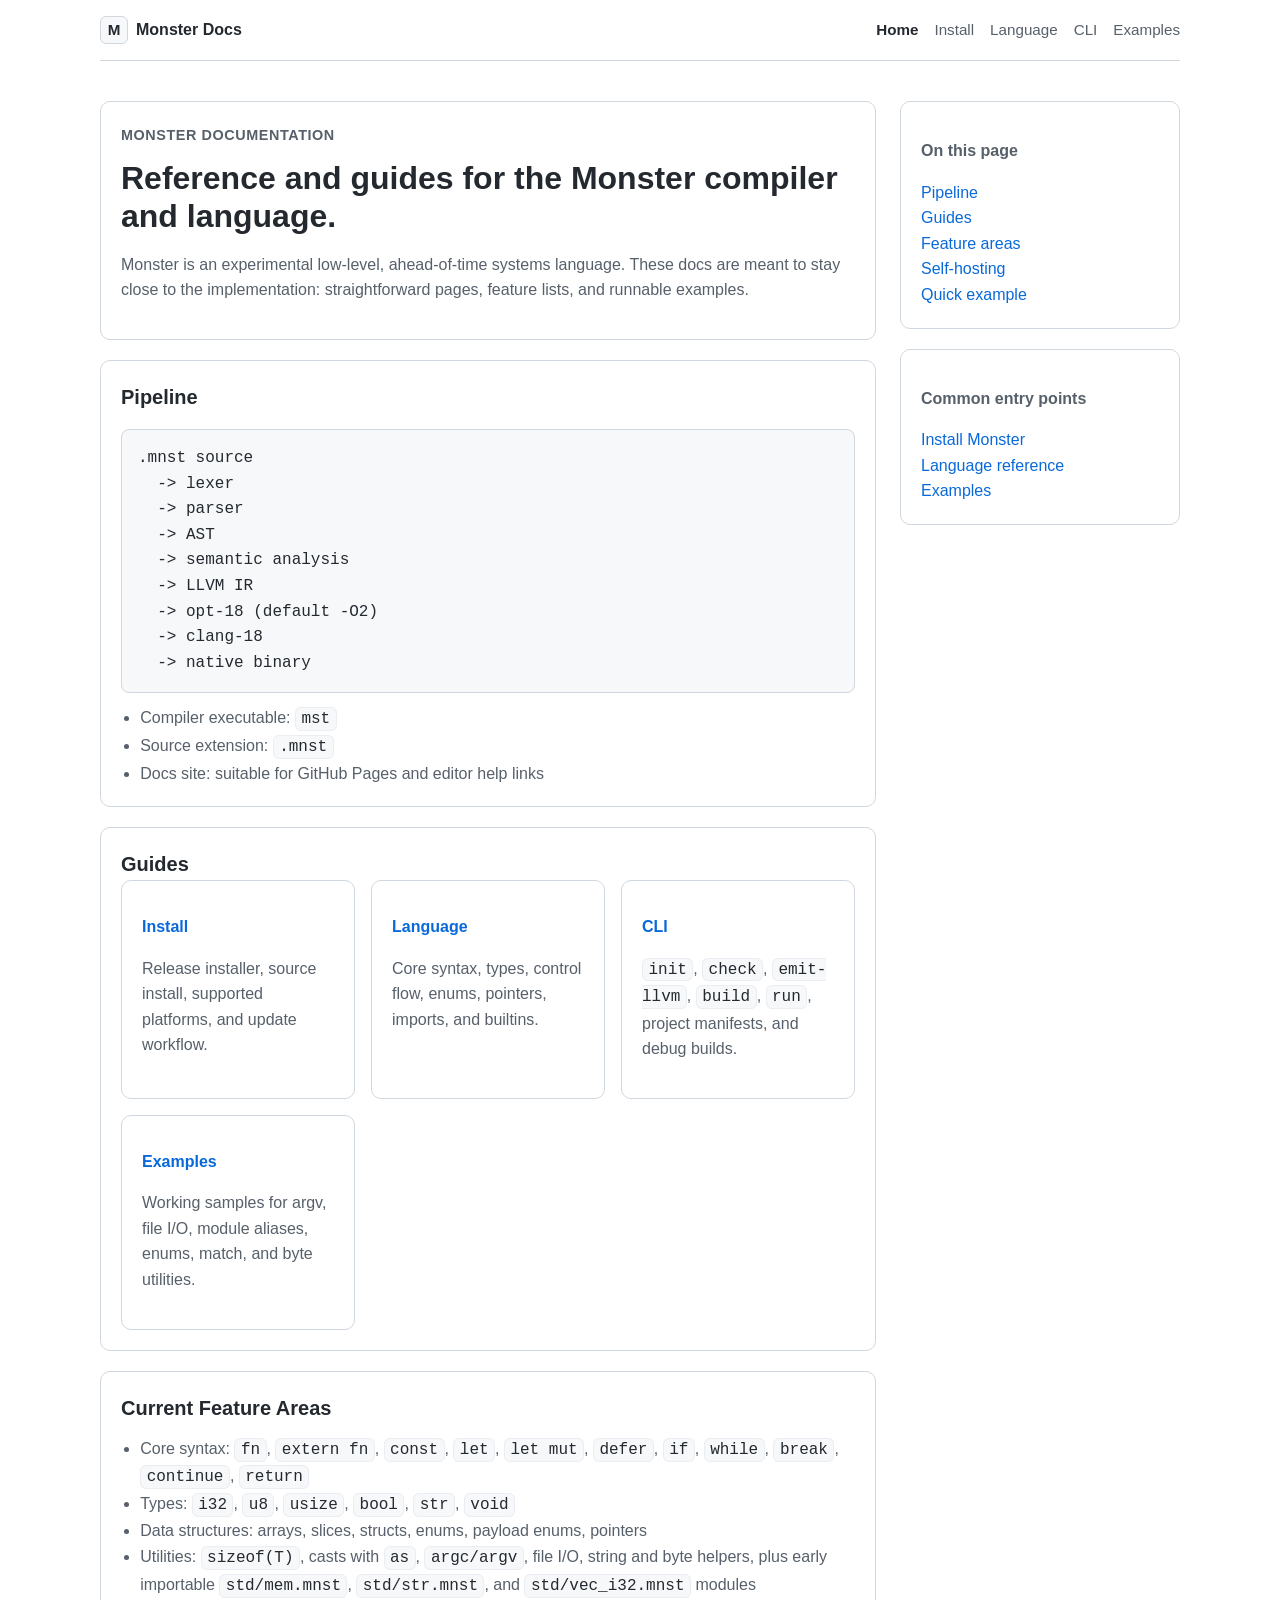
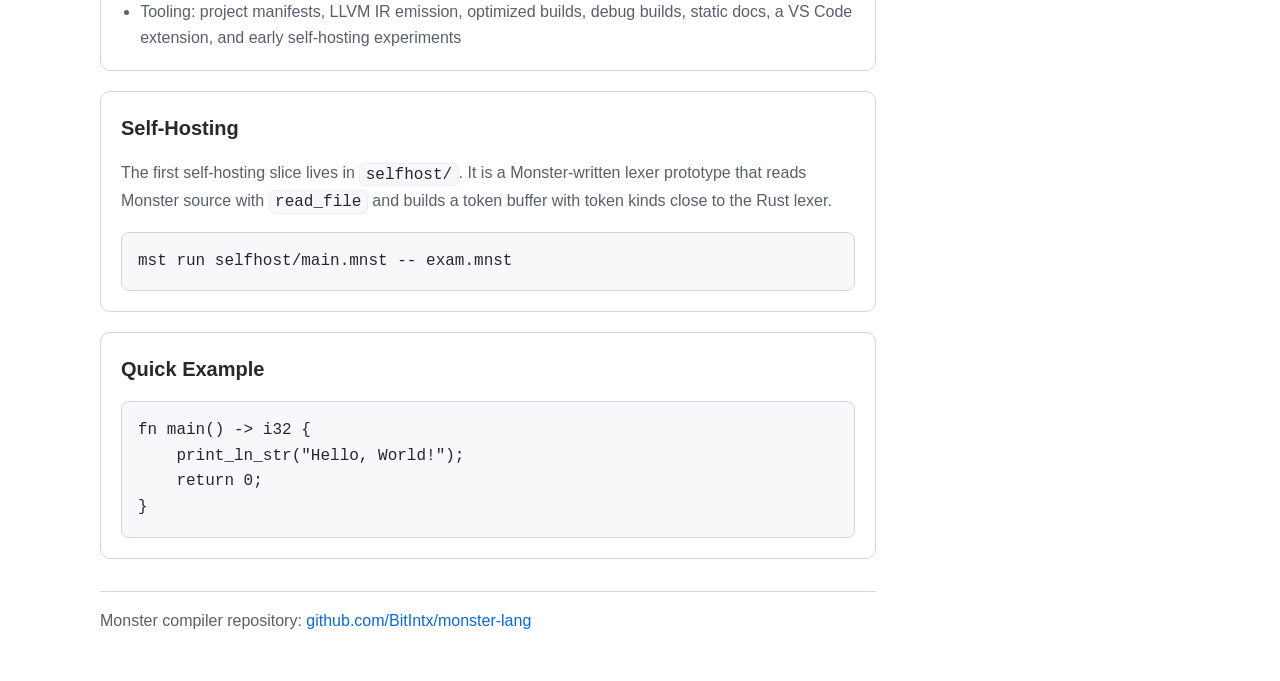
<file: docs/index.html>
<!doctype html>
<html lang="en">
  <head>
    <meta charset="utf-8">
    <meta name="viewport" content="width=device-width, initial-scale=1">
    <title>Monster Docs</title>
    <link rel="stylesheet" href="./styles.css">
  </head>
  <body>
    <div class="site-shell">
      <header class="topbar">
        <a class="brand" href="./index.html">
          <span class="brand-mark">M</span>
          <span>Monster Docs</span>
        </a>
        <nav class="nav" aria-label="Primary">
          <a aria-current="page" href="./index.html">Home</a>
          <a href="./install.html">Install</a>
          <a href="./language.html">Language</a>
          <a href="./cli.html">CLI</a>
          <a href="./examples.html">Examples</a>
        </nav>
      </header>

      <main class="layout">
        <div>
          <section class="page-header">
            <span class="eyebrow">Monster documentation</span>
            <h1>Reference and guides for the Monster compiler and language.</h1>
            <p>
              Monster is an experimental low-level, ahead-of-time systems language. These docs are meant
              to stay close to the implementation: straightforward pages, feature lists, and runnable examples.
            </p>
          </section>

          <section class="section" id="pipeline">
            <h2>Pipeline</h2>
            <pre><code>.mnst source
  -> lexer
  -> parser
  -> AST
  -> semantic analysis
  -> LLVM IR
  -> opt-18 (default -O2)
  -> clang-18
  -> native binary</code></pre>
            <ul>
              <li>Compiler executable: <code>mst</code></li>
              <li>Source extension: <code>.mnst</code></li>
              <li>Docs site: suitable for GitHub Pages and editor help links</li>
            </ul>
          </section>

          <section class="section" id="guides">
            <h2>Guides</h2>
            <div class="doc-grid" aria-label="Guides">
            <article class="card">
              <h3><a href="./install.html">Install</a></h3>
              <p>Release installer, source install, supported platforms, and update workflow.</p>
            </article>
            <article class="card">
              <h3><a href="./language.html">Language</a></h3>
              <p>Core syntax, types, control flow, enums, pointers, imports, and builtins.</p>
            </article>
            <article class="card">
              <h3><a href="./cli.html">CLI</a></h3>
              <p><code>init</code>, <code>check</code>, <code>emit-llvm</code>, <code>build</code>, <code>run</code>, project manifests, and debug builds.</p>
            </article>
            <article class="card">
              <h3><a href="./examples.html">Examples</a></h3>
              <p>Working samples for argv, file I/O, module aliases, enums, match, and byte utilities.</p>
            </article>
            </div>
          </section>

          <section class="section" id="features">
            <h2>Current Feature Areas</h2>
            <ul>
              <li>Core syntax: <code>fn</code>, <code>extern fn</code>, <code>const</code>, <code>let</code>, <code>let mut</code>, <code>defer</code>, <code>if</code>, <code>while</code>, <code>break</code>, <code>continue</code>, <code>return</code></li>
              <li>Types: <code>i32</code>, <code>u8</code>, <code>usize</code>, <code>bool</code>, <code>str</code>, <code>void</code></li>
              <li>Data structures: arrays, slices, structs, enums, payload enums, pointers</li>
              <li>Utilities: <code>sizeof(T)</code>, casts with <code>as</code>, <code>argc/argv</code>, file I/O, string and byte helpers, plus early importable <code>std/mem.mnst</code>, <code>std/str.mnst</code>, and <code>std/vec_i32.mnst</code> modules</li>
              <li>Tooling: project manifests, LLVM IR emission, optimized builds, debug builds, static docs, a VS Code extension, and early self-hosting experiments</li>
            </ul>
          </section>

          <section class="section" id="self-hosting">
            <h2>Self-Hosting</h2>
            <p>
              The first self-hosting slice lives in <code>selfhost/</code>. It is a Monster-written lexer
              prototype that reads Monster source with <code>read_file</code> and builds a token buffer
              with token kinds close to the Rust lexer.
            </p>
            <pre><code>mst run selfhost/main.mnst -- exam.mnst</code></pre>
          </section>

          <section class="section" id="quick-example">
            <h2>Quick Example</h2>
            <pre><code>fn main() -> i32 {
    print_ln_str("Hello, World!");
    return 0;
}</code></pre>
          </section>

          <footer class="footer">
            Monster compiler repository:
            <a href="https://github.com/BitIntx/monster-lang">github.com/BitIntx/monster-lang</a>
          </footer>
        </div>

        <aside class="sidebar">
          <div class="note">
            <p><strong>On this page</strong></p>
            <ul class="toc-list">
              <li><a href="#pipeline">Pipeline</a></li>
              <li><a href="#guides">Guides</a></li>
              <li><a href="#features">Feature areas</a></li>
              <li><a href="#self-hosting">Self-hosting</a></li>
              <li><a href="#quick-example">Quick example</a></li>
            </ul>
          </div>
          <div class="note">
            <p><strong>Common entry points</strong></p>
            <ul class="link-list">
              <li><a href="./install.html">Install Monster</a></li>
              <li><a href="./language.html">Language reference</a></li>
              <li><a href="./examples.html">Examples</a></li>
            </ul>
          </div>
        </aside>
      </main>
    </div>
  </body>
</html>
</file>
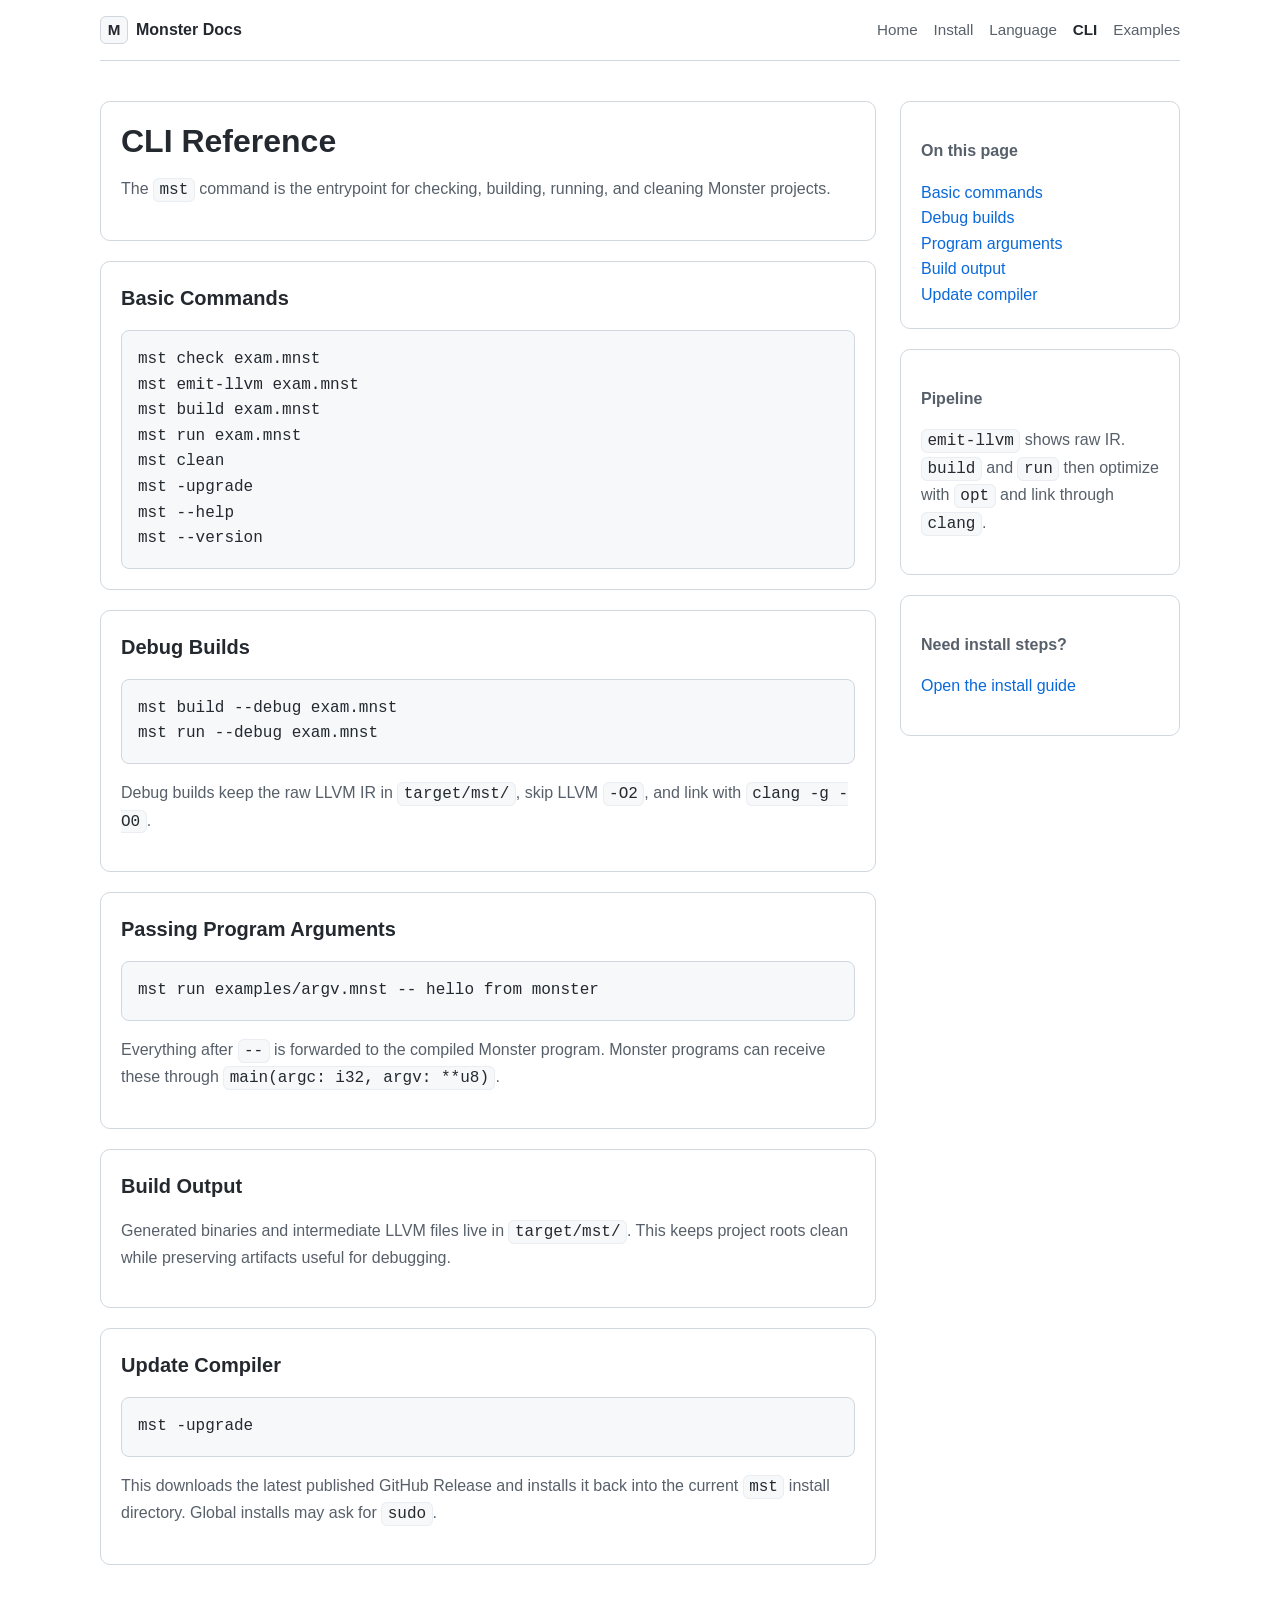
<file: docs/cli.html>
<!doctype html>
<html lang="en">
  <head>
    <meta charset="utf-8">
    <meta name="viewport" content="width=device-width, initial-scale=1">
    <title>CLI · Monster Docs</title>
    <link rel="stylesheet" href="./styles.css">
  </head>
  <body>
    <div class="site-shell">
      <header class="topbar">
        <a class="brand" href="./index.html">
          <span class="brand-mark">M</span>
          <span>Monster Docs</span>
        </a>
        <nav class="nav" aria-label="Primary">
          <a href="./index.html">Home</a>
          <a href="./install.html">Install</a>
          <a href="./language.html">Language</a>
          <a aria-current="page" href="./cli.html">CLI</a>
          <a href="./examples.html">Examples</a>
        </nav>
      </header>

      <main class="layout">
        <div>
          <section class="page-header">
            <h1>CLI Reference</h1>
            <p>The <code>mst</code> command is the entrypoint for checking, building, running, and cleaning Monster projects.</p>
          </section>

          <section class="section" id="basic">
            <h2>Basic Commands</h2>
            <pre><code>mst check exam.mnst
mst emit-llvm exam.mnst
mst build exam.mnst
mst run exam.mnst
mst clean
mst -upgrade
mst --help
mst --version</code></pre>
          </section>

          <section class="section" id="debug">
            <h2>Debug Builds</h2>
            <pre><code>mst build --debug exam.mnst
mst run --debug exam.mnst</code></pre>
            <p>
              Debug builds keep the raw LLVM IR in <code>target/mst/</code>, skip LLVM <code>-O2</code>,
              and link with <code>clang -g -O0</code>.
            </p>
          </section>

          <section class="section" id="args">
            <h2>Passing Program Arguments</h2>
            <pre><code>mst run examples/argv.mnst -- hello from monster</code></pre>
            <p>
              Everything after <code>--</code> is forwarded to the compiled Monster program. Monster
              programs can receive these through <code>main(argc: i32, argv: **u8)</code>.
            </p>
          </section>

          <section class="section" id="output">
            <h2>Build Output</h2>
            <p>
              Generated binaries and intermediate LLVM files live in <code>target/mst/</code>.
              This keeps project roots clean while preserving artifacts useful for debugging.
            </p>
          </section>

          <section class="section" id="upgrade">
            <h2>Update Compiler</h2>
            <pre><code>mst -upgrade</code></pre>
            <p>
              This downloads the latest published GitHub Release and installs it back into the
              current <code>mst</code> install directory. Global installs may ask for <code>sudo</code>.
            </p>
          </section>
        </div>

        <aside class="sidebar">
          <div class="note">
            <p><strong>On this page</strong></p>
            <ul class="toc-list">
              <li><a href="#basic">Basic commands</a></li>
              <li><a href="#debug">Debug builds</a></li>
              <li><a href="#args">Program arguments</a></li>
              <li><a href="#output">Build output</a></li>
              <li><a href="#upgrade">Update compiler</a></li>
            </ul>
          </div>
          <div class="note">
            <p><strong>Pipeline</strong></p>
            <p><code>emit-llvm</code> shows raw IR. <code>build</code> and <code>run</code> then optimize with <code>opt</code> and link through <code>clang</code>.</p>
          </div>
          <div class="note">
            <p><strong>Need install steps?</strong></p>
            <p><a href="./install.html">Open the install guide</a></p>
          </div>
        </aside>
      </main>
    </div>
  </body>
</html>
</file>
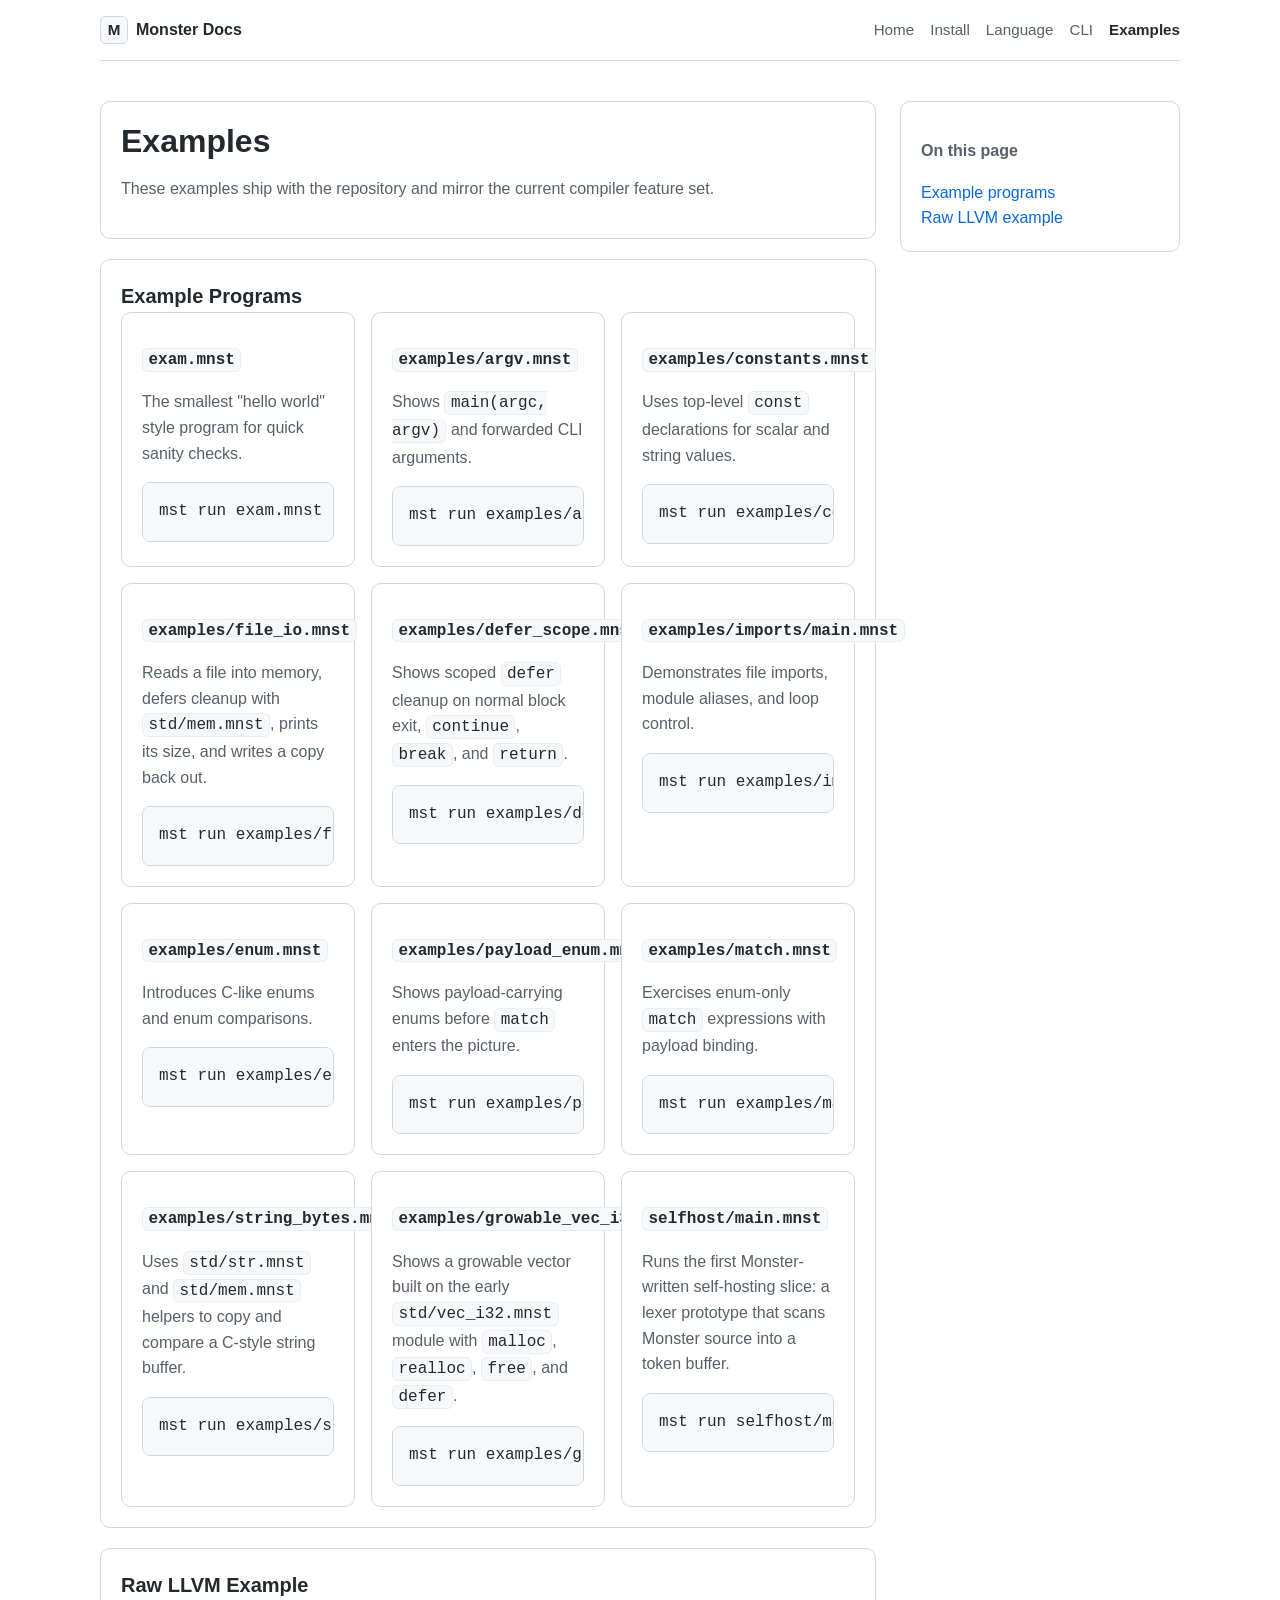
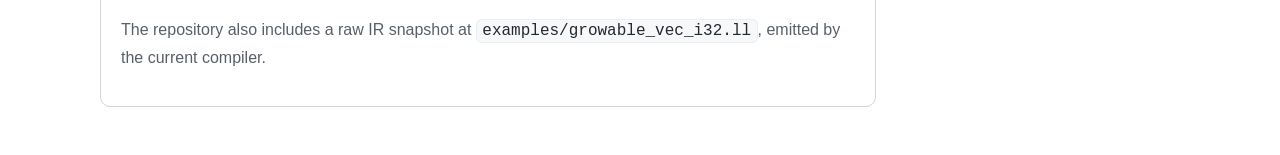
<file: docs/examples.html>
<!doctype html>
<html lang="en">
  <head>
    <meta charset="utf-8">
    <meta name="viewport" content="width=device-width, initial-scale=1">
    <title>Examples · Monster Docs</title>
    <link rel="stylesheet" href="./styles.css">
  </head>
  <body>
    <div class="site-shell">
      <header class="topbar">
        <a class="brand" href="./index.html">
          <span class="brand-mark">M</span>
          <span>Monster Docs</span>
        </a>
        <nav class="nav" aria-label="Primary">
          <a href="./index.html">Home</a>
          <a href="./install.html">Install</a>
          <a href="./language.html">Language</a>
          <a href="./cli.html">CLI</a>
          <a aria-current="page" href="./examples.html">Examples</a>
        </nav>
      </header>

      <main class="layout">
        <div>
          <section class="page-header">
            <h1>Examples</h1>
            <p>These examples ship with the repository and mirror the current compiler feature set.</p>
          </section>

          <section class="section" id="example-list">
            <h2>Example Programs</h2>
            <div class="card-grid">
          <article class="card">
            <h3><code>exam.mnst</code></h3>
            <p>The smallest "hello world" style program for quick sanity checks.</p>
            <pre><code>mst run exam.mnst</code></pre>
          </article>

          <article class="card">
            <h3><code>examples/argv.mnst</code></h3>
            <p>Shows <code>main(argc, argv)</code> and forwarded CLI arguments.</p>
            <pre><code>mst run examples/argv.mnst -- hello</code></pre>
          </article>

          <article class="card">
            <h3><code>examples/constants.mnst</code></h3>
            <p>Uses top-level <code>const</code> declarations for scalar and string values.</p>
            <pre><code>mst run examples/constants.mnst</code></pre>
          </article>

          <article class="card">
            <h3><code>examples/file_io.mnst</code></h3>
            <p>Reads a file into memory, defers cleanup with <code>std/mem.mnst</code>, prints its size, and writes a copy back out.</p>
            <pre><code>mst run examples/file_io.mnst -- exam.mnst</code></pre>
          </article>

          <article class="card">
            <h3><code>examples/defer_scope.mnst</code></h3>
            <p>Shows scoped <code>defer</code> cleanup on normal block exit, <code>continue</code>, <code>break</code>, and <code>return</code>.</p>
            <pre><code>mst run examples/defer_scope.mnst</code></pre>
          </article>

          <article class="card">
            <h3><code>examples/imports/main.mnst</code></h3>
            <p>Demonstrates file imports, module aliases, and loop control.</p>
            <pre><code>mst run examples/imports/main.mnst</code></pre>
          </article>

          <article class="card">
            <h3><code>examples/enum.mnst</code></h3>
            <p>Introduces C-like enums and enum comparisons.</p>
            <pre><code>mst run examples/enum.mnst</code></pre>
          </article>

          <article class="card">
            <h3><code>examples/payload_enum.mnst</code></h3>
            <p>Shows payload-carrying enums before <code>match</code> enters the picture.</p>
            <pre><code>mst run examples/payload_enum.mnst</code></pre>
          </article>

          <article class="card">
            <h3><code>examples/match.mnst</code></h3>
            <p>Exercises enum-only <code>match</code> expressions with payload binding.</p>
            <pre><code>mst run examples/match.mnst</code></pre>
          </article>

          <article class="card">
            <h3><code>examples/string_bytes.mnst</code></h3>
            <p>Uses <code>std/str.mnst</code> and <code>std/mem.mnst</code> helpers to copy and compare a C-style string buffer.</p>
            <pre><code>mst run examples/string_bytes.mnst</code></pre>
          </article>

          <article class="card">
            <h3><code>examples/growable_vec_i32.mnst</code></h3>
            <p>Shows a growable vector built on the early <code>std/vec_i32.mnst</code> module with <code>malloc</code>, <code>realloc</code>, <code>free</code>, and <code>defer</code>.</p>
            <pre><code>mst run examples/growable_vec_i32.mnst</code></pre>
          </article>

          <article class="card">
            <h3><code>selfhost/main.mnst</code></h3>
            <p>Runs the first Monster-written self-hosting slice: a lexer prototype that scans Monster source into a token buffer.</p>
            <pre><code>mst run selfhost/main.mnst -- exam.mnst</code></pre>
          </article>
            </div>
          </section>

          <section class="section" id="raw-llvm">
            <h2>Raw LLVM Example</h2>
            <p>
            The repository also includes a raw IR snapshot at
            <code>examples/growable_vec_i32.ll</code>, emitted by the current compiler.
            </p>
          </section>
        </div>

        <aside class="sidebar">
          <div class="note">
            <p><strong>On this page</strong></p>
            <ul class="toc-list">
              <li><a href="#example-list">Example programs</a></li>
              <li><a href="#raw-llvm">Raw LLVM example</a></li>
            </ul>
          </div>
        </aside>
      </main>
    </div>
  </body>
</html>
</file>
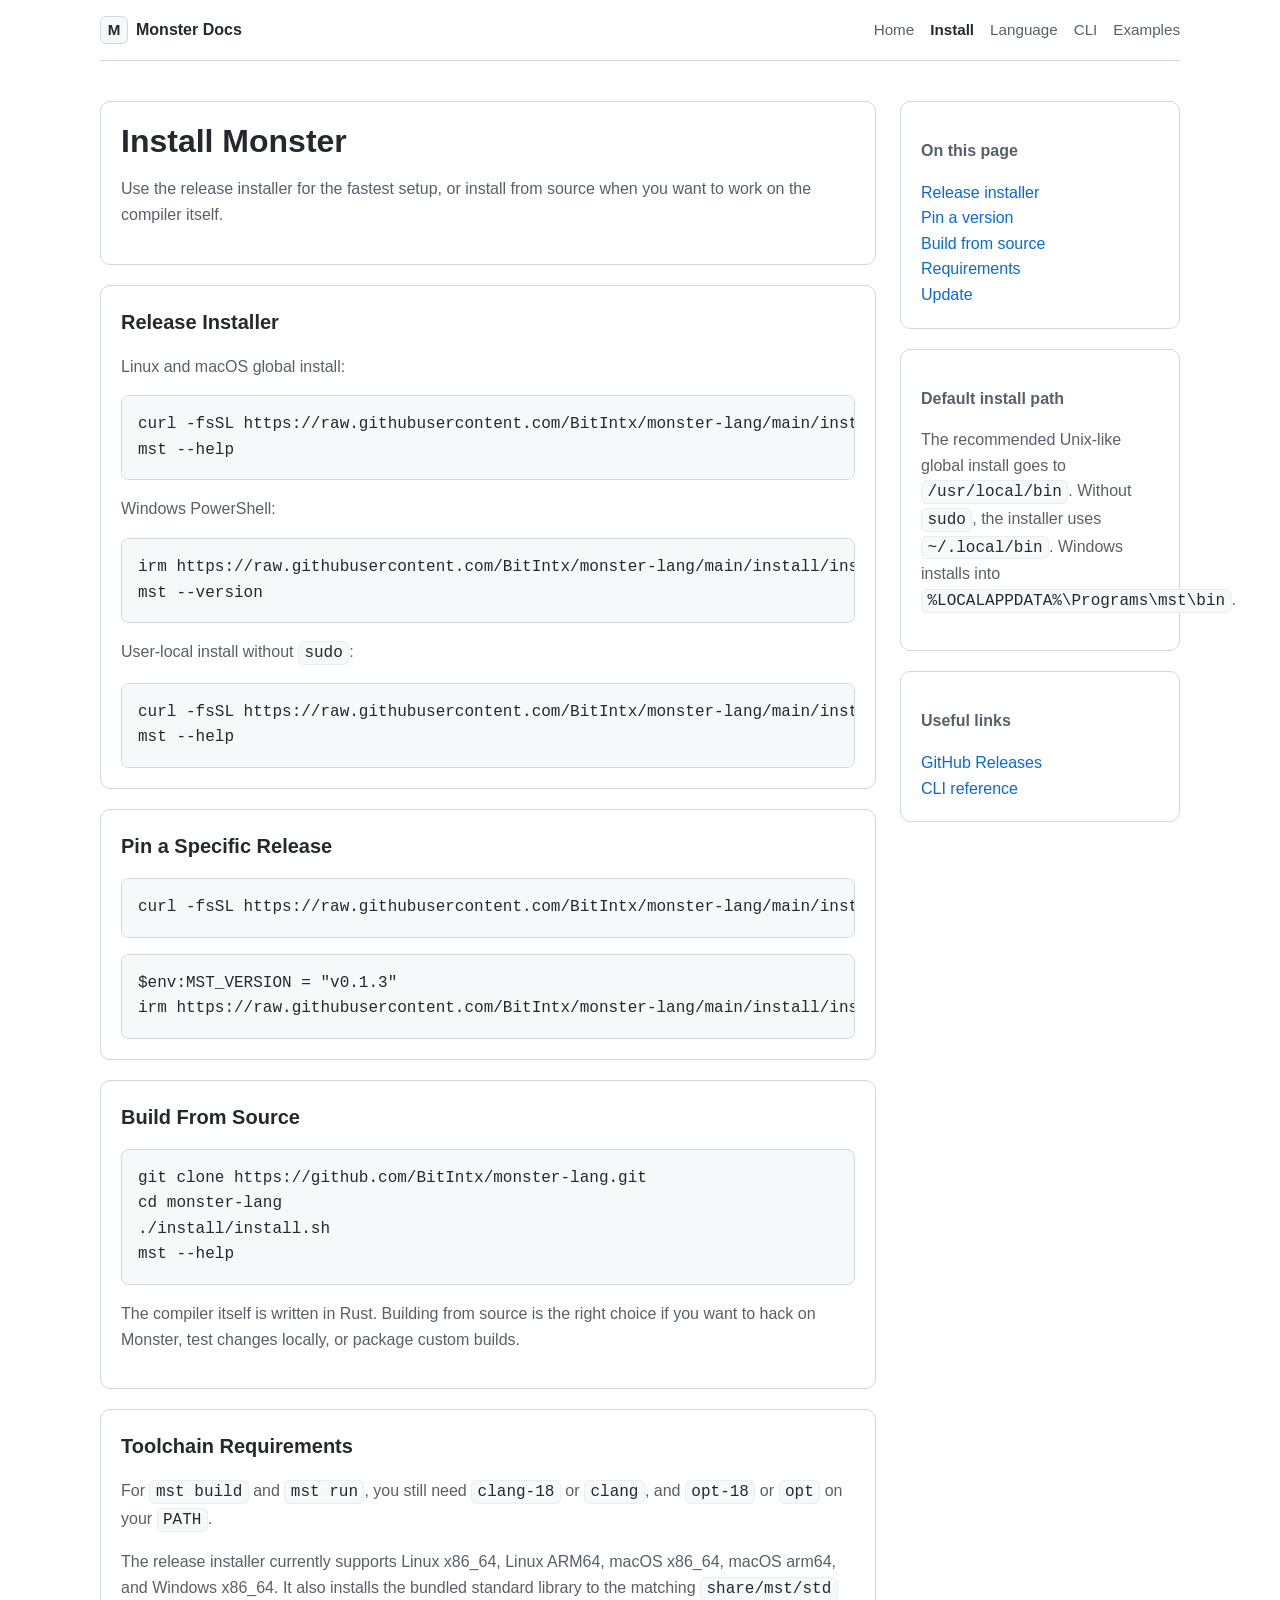
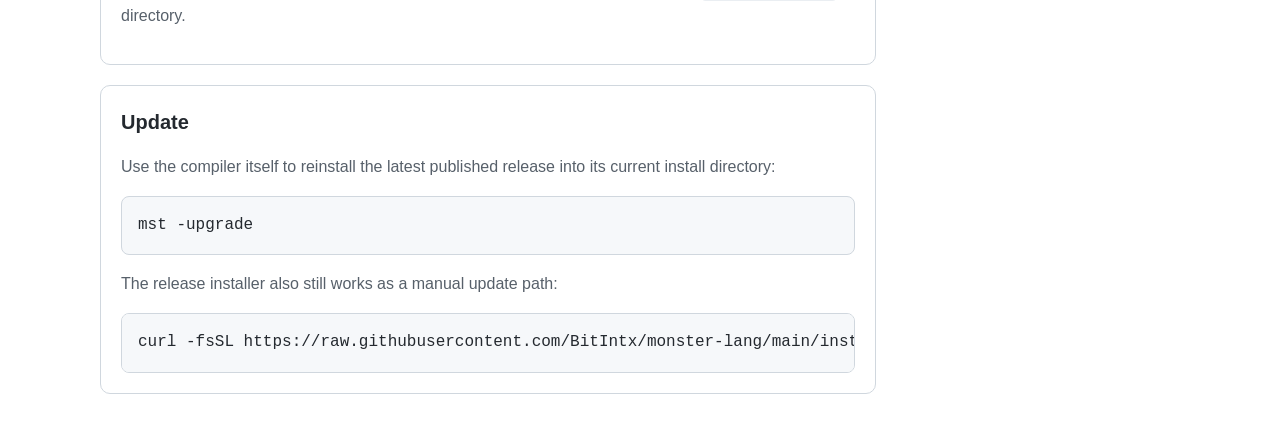
<file: docs/install.html>
<!doctype html>
<html lang="en">
  <head>
    <meta charset="utf-8">
    <meta name="viewport" content="width=device-width, initial-scale=1">
    <title>Install · Monster Docs</title>
    <link rel="stylesheet" href="./styles.css">
  </head>
  <body>
    <div class="site-shell">
      <header class="topbar">
        <a class="brand" href="./index.html">
          <span class="brand-mark">M</span>
          <span>Monster Docs</span>
        </a>
        <nav class="nav" aria-label="Primary">
          <a href="./index.html">Home</a>
          <a aria-current="page" href="./install.html">Install</a>
          <a href="./language.html">Language</a>
          <a href="./cli.html">CLI</a>
          <a href="./examples.html">Examples</a>
        </nav>
      </header>

      <main class="layout">
        <div>
          <section class="page-header">
            <h1>Install Monster</h1>
            <p>Use the release installer for the fastest setup, or install from source when you want to work on the compiler itself.</p>
          </section>

          <section class="section" id="release">
            <h2>Release Installer</h2>
            <p>Linux and macOS global install:</p>
            <pre><code>curl -fsSL https://raw.githubusercontent.com/BitIntx/monster-lang/main/install/install-release.sh | sudo env PREFIX=/usr/local bash
mst --help</code></pre>
            <p>Windows PowerShell:</p>
            <pre><code>irm https://raw.githubusercontent.com/BitIntx/monster-lang/main/install/install-release.ps1 | iex
mst --version</code></pre>
            <p>User-local install without <code>sudo</code>:</p>
            <pre><code>curl -fsSL https://raw.githubusercontent.com/BitIntx/monster-lang/main/install/install-release.sh | bash
mst --help</code></pre>
          </section>

          <section class="section" id="pinning">
            <h2>Pin a Specific Release</h2>
            <pre><code>curl -fsSL https://raw.githubusercontent.com/BitIntx/monster-lang/main/install/install-release.sh | env MST_VERSION=v0.1.3 bash</code></pre>
            <pre><code>$env:MST_VERSION = "v0.1.3"
irm https://raw.githubusercontent.com/BitIntx/monster-lang/main/install/install-release.ps1 | iex</code></pre>
          </section>

          <section class="section" id="source">
            <h2>Build From Source</h2>
            <pre><code>git clone https://github.com/BitIntx/monster-lang.git
cd monster-lang
./install/install.sh
mst --help</code></pre>
            <p>
              The compiler itself is written in Rust. Building from source is the right choice if
              you want to hack on Monster, test changes locally, or package custom builds.
            </p>
          </section>

          <section class="section" id="requirements">
            <h2>Toolchain Requirements</h2>
            <p>
              For <code>mst build</code> and <code>mst run</code>, you still need
              <code>clang-18</code> or <code>clang</code>, and <code>opt-18</code> or <code>opt</code>
              on your <code>PATH</code>.
            </p>
            <p>
              The release installer currently supports Linux x86_64, Linux ARM64, macOS x86_64,
              macOS arm64, and Windows x86_64.
              It also installs the bundled standard library to the matching
              <code>share/mst/std</code> directory.
            </p>
          </section>

          <section class="section" id="update">
            <h2>Update</h2>
            <p>Use the compiler itself to reinstall the latest published release into its current install directory:</p>
            <pre><code>mst -upgrade</code></pre>
            <p>The release installer also still works as a manual update path:</p>
            <pre><code>curl -fsSL https://raw.githubusercontent.com/BitIntx/monster-lang/main/install/install-release.sh | sudo env PREFIX=/usr/local bash</code></pre>
          </section>
        </div>

        <aside class="sidebar">
          <div class="note">
            <p><strong>On this page</strong></p>
            <ul class="toc-list">
              <li><a href="#release">Release installer</a></li>
              <li><a href="#pinning">Pin a version</a></li>
              <li><a href="#source">Build from source</a></li>
              <li><a href="#requirements">Requirements</a></li>
              <li><a href="#update">Update</a></li>
            </ul>
          </div>
          <div class="note">
            <p><strong>Default install path</strong></p>
            <p>The recommended Unix-like global install goes to <code>/usr/local/bin</code>. Without <code>sudo</code>, the installer uses <code>~/.local/bin</code>. Windows installs into <code>%LOCALAPPDATA%\Programs\mst\bin</code>.</p>
          </div>
          <div class="note">
            <p><strong>Useful links</strong></p>
            <ul class="link-list">
              <li><a href="https://github.com/BitIntx/monster-lang/releases">GitHub Releases</a></li>
              <li><a href="./cli.html">CLI reference</a></li>
            </ul>
          </div>
        </aside>
      </main>
    </div>
  </body>
</html>
</file>
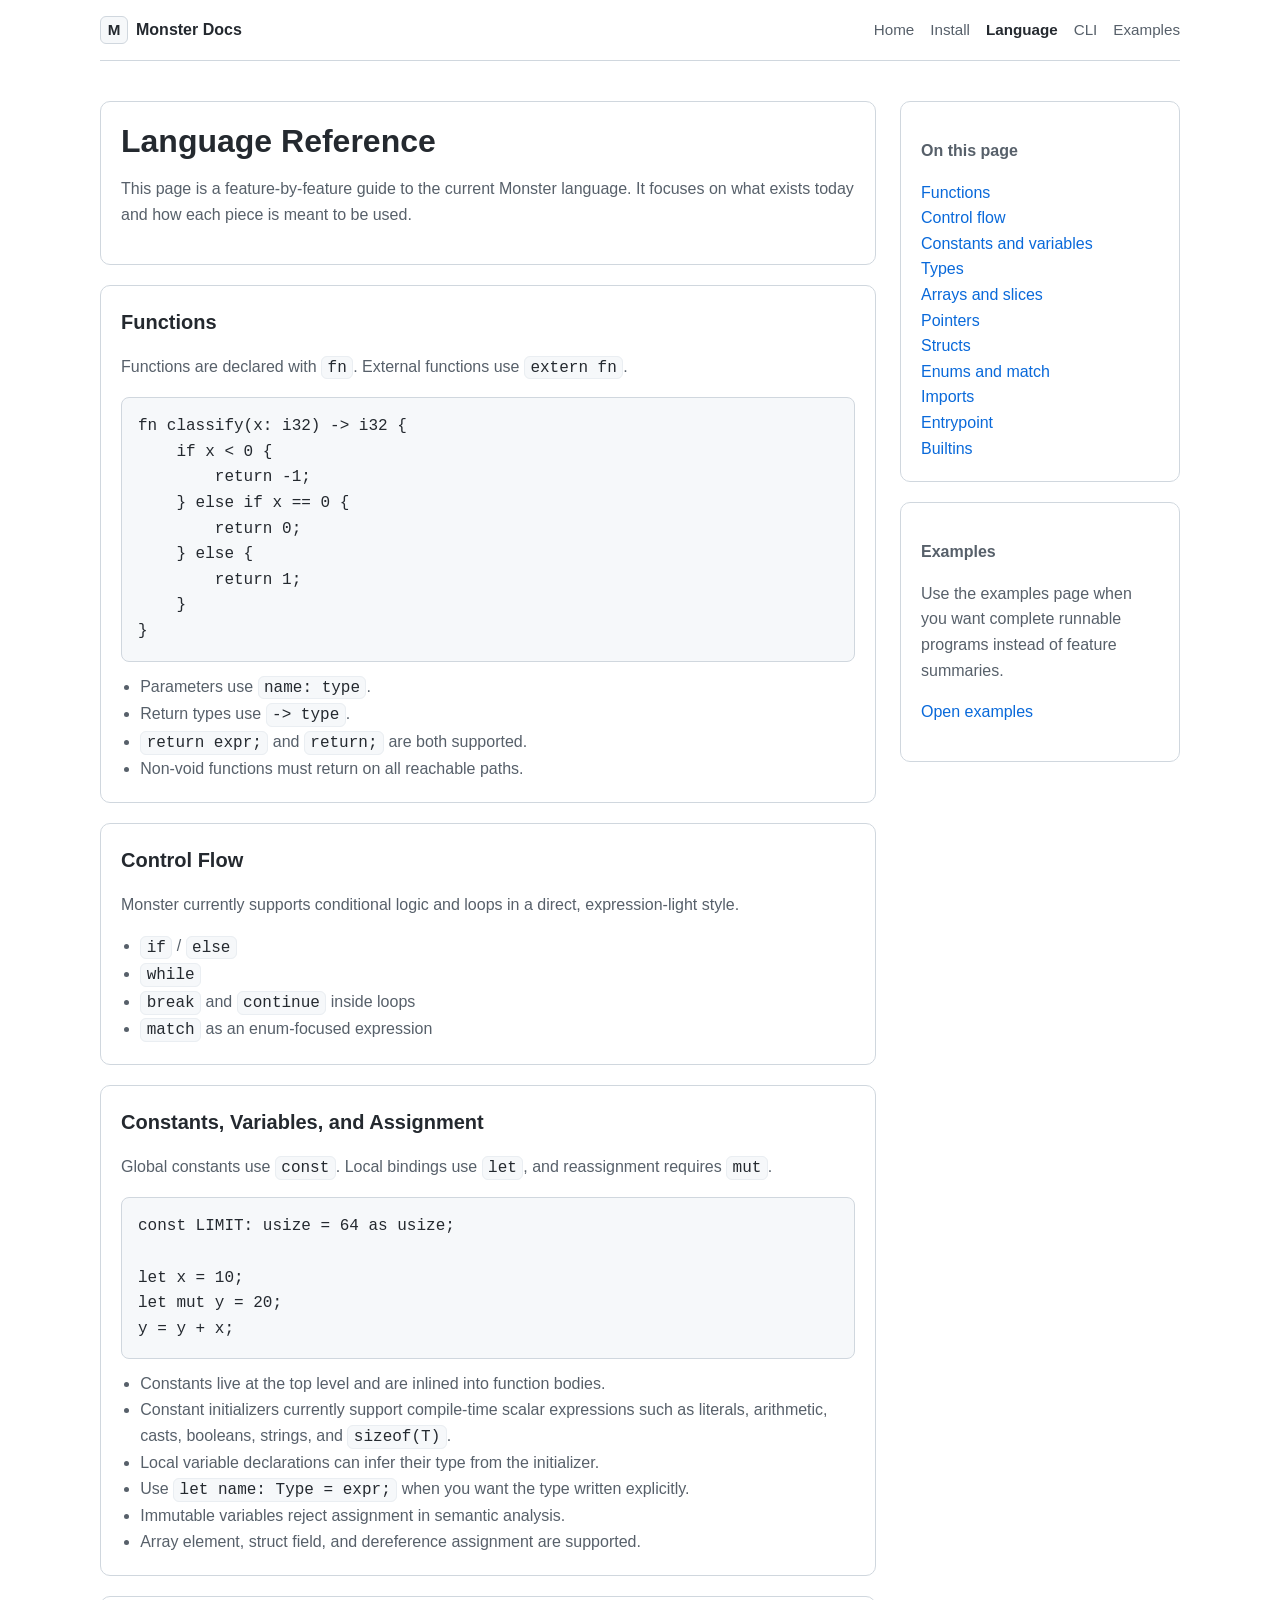
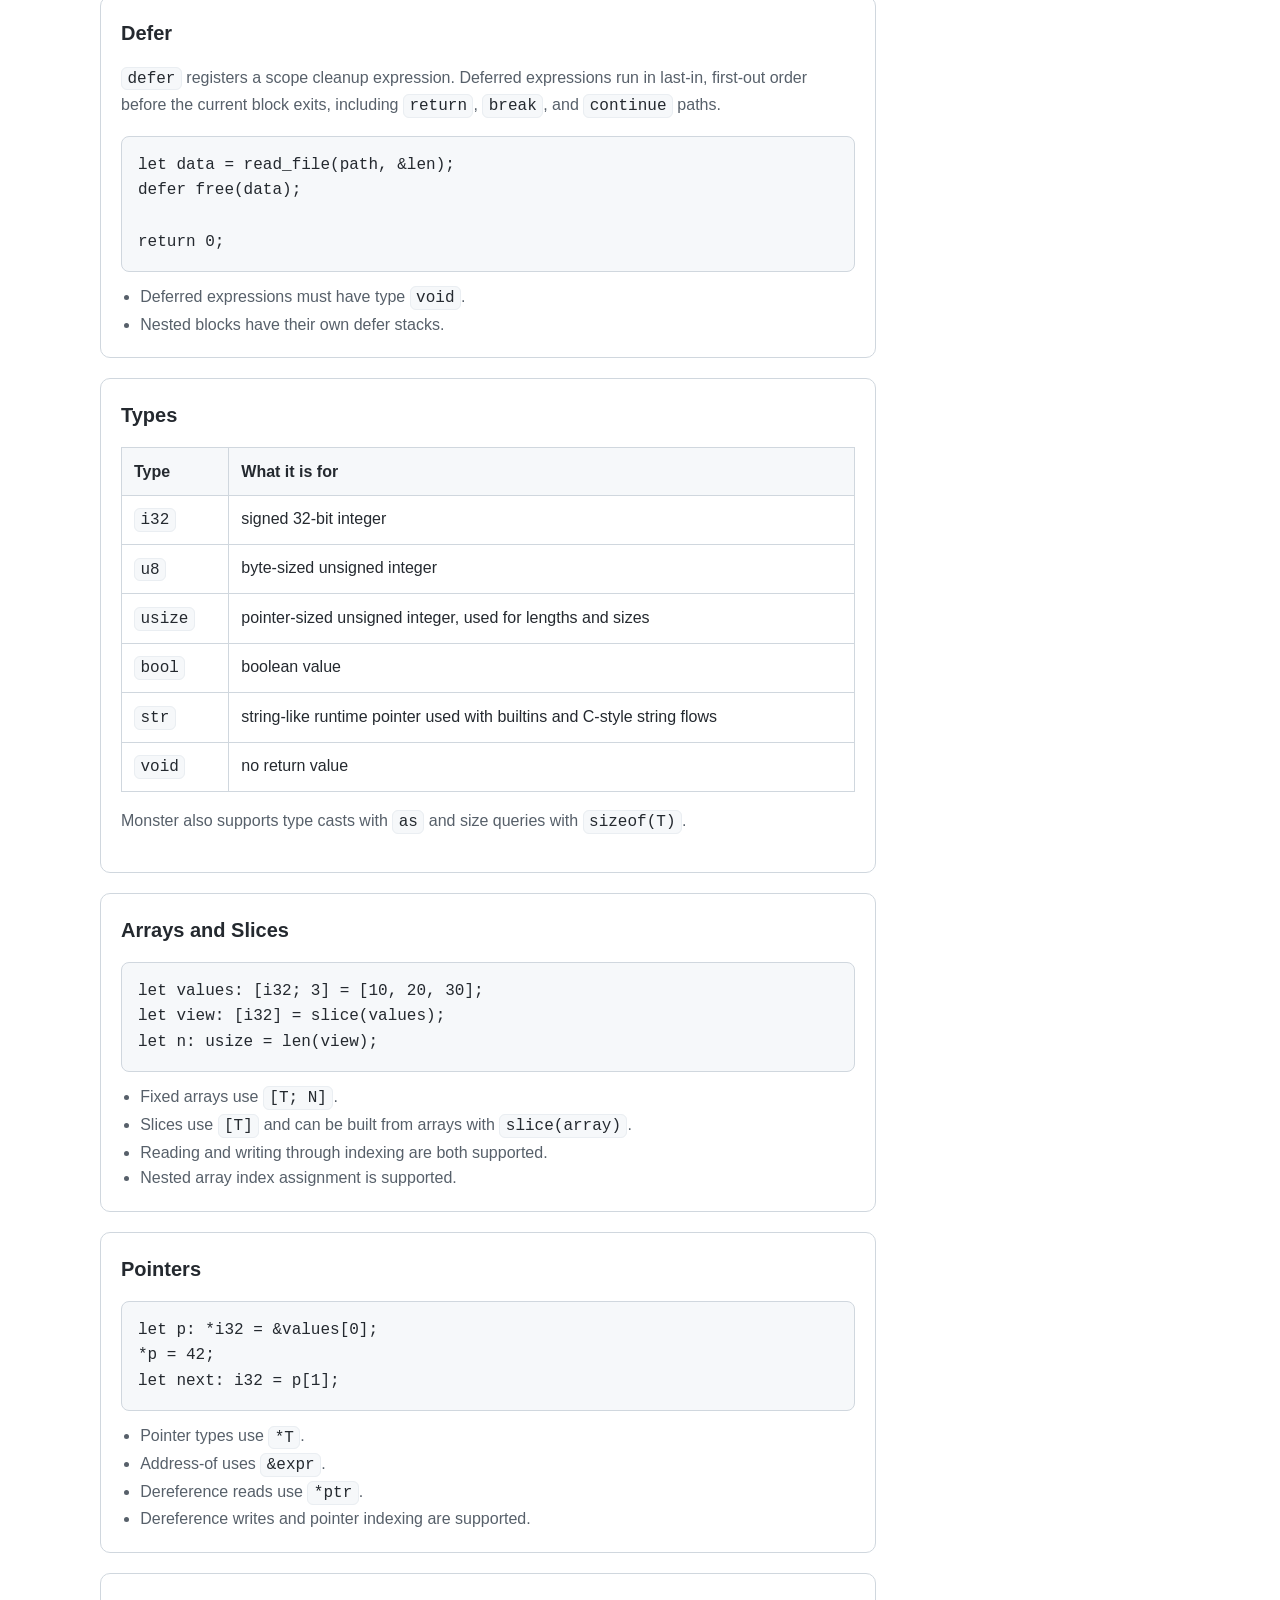
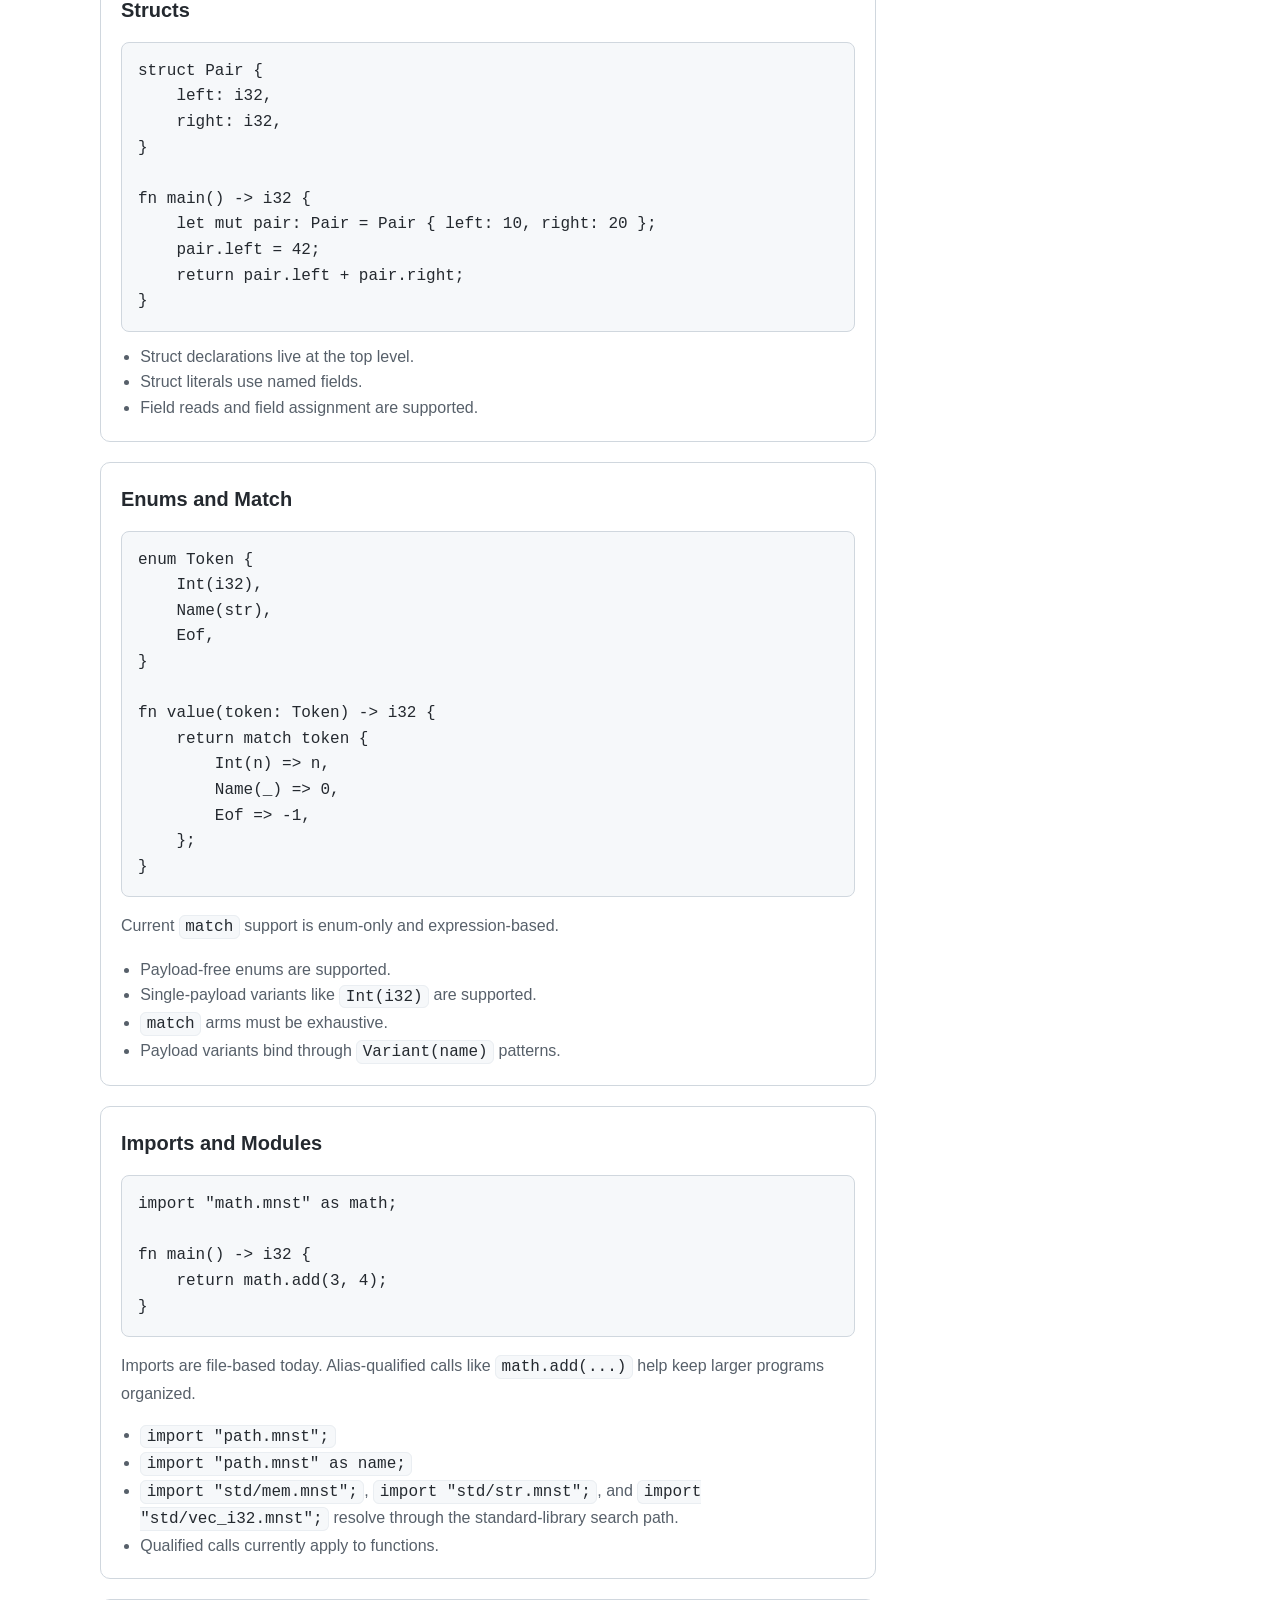
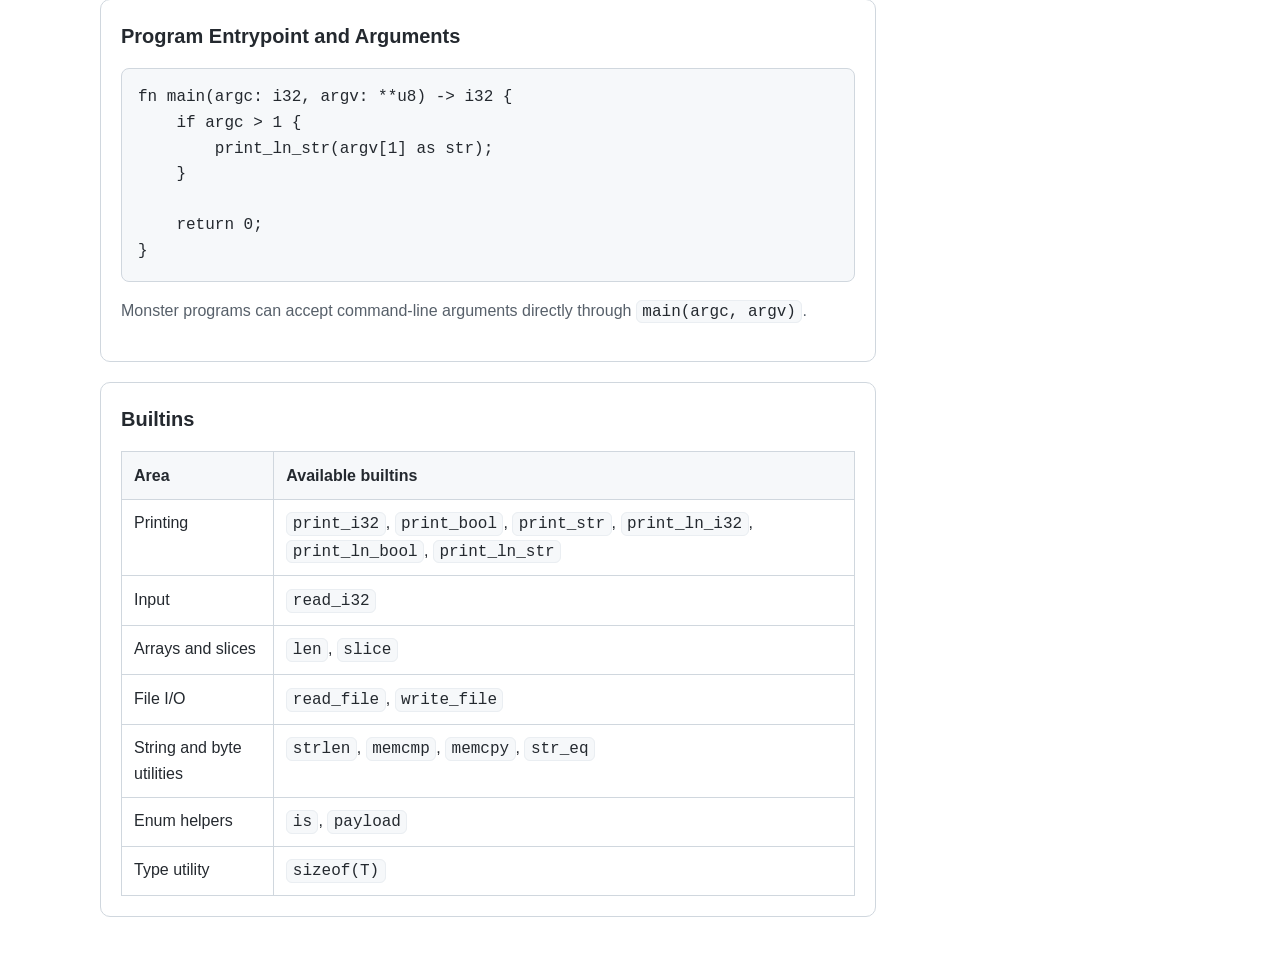
<file: docs/language.html>
<!doctype html>
<html lang="en">
  <head>
    <meta charset="utf-8">
    <meta name="viewport" content="width=device-width, initial-scale=1">
    <title>Language · Monster Docs</title>
    <link rel="stylesheet" href="./styles.css">
  </head>
  <body>
    <div class="site-shell">
      <header class="topbar">
        <a class="brand" href="./index.html">
          <span class="brand-mark">M</span>
          <span>Monster Docs</span>
        </a>
        <nav class="nav" aria-label="Primary">
          <a href="./index.html">Home</a>
          <a href="./install.html">Install</a>
          <a aria-current="page" href="./language.html">Language</a>
          <a href="./cli.html">CLI</a>
          <a href="./examples.html">Examples</a>
        </nav>
      </header>

      <main class="layout">
        <div>
          <section class="page-header">
            <h1>Language Reference</h1>
            <p>This page is a feature-by-feature guide to the current Monster language. It focuses on what exists today and how each piece is meant to be used.</p>
          </section>

          <section class="section" id="functions">
            <h2>Functions</h2>
            <p>Functions are declared with <code>fn</code>. External functions use <code>extern fn</code>.</p>
            <pre><code>fn classify(x: i32) -> i32 {
    if x &lt; 0 {
        return -1;
    } else if x == 0 {
        return 0;
    } else {
        return 1;
    }
}</code></pre>
            <ul>
              <li>Parameters use <code>name: type</code>.</li>
              <li>Return types use <code>-> type</code>.</li>
              <li><code>return expr;</code> and <code>return;</code> are both supported.</li>
              <li>Non-void functions must return on all reachable paths.</li>
            </ul>
          </section>

          <section class="section" id="control-flow">
            <h2>Control Flow</h2>
            <p>Monster currently supports conditional logic and loops in a direct, expression-light style.</p>
            <ul>
              <li><code>if</code> / <code>else</code></li>
              <li><code>while</code></li>
              <li><code>break</code> and <code>continue</code> inside loops</li>
              <li><code>match</code> as an enum-focused expression</li>
            </ul>
          </section>

          <section class="section" id="variables">
            <h2>Constants, Variables, and Assignment</h2>
            <p>Global constants use <code>const</code>. Local bindings use <code>let</code>, and reassignment requires <code>mut</code>.</p>
            <pre><code>const LIMIT: usize = 64 as usize;

let x = 10;
let mut y = 20;
y = y + x;</code></pre>
            <ul>
              <li>Constants live at the top level and are inlined into function bodies.</li>
              <li>Constant initializers currently support compile-time scalar expressions such as literals, arithmetic, casts, booleans, strings, and <code>sizeof(T)</code>.</li>
              <li>Local variable declarations can infer their type from the initializer.</li>
              <li>Use <code>let name: Type = expr;</code> when you want the type written explicitly.</li>
              <li>Immutable variables reject assignment in semantic analysis.</li>
              <li>Array element, struct field, and dereference assignment are supported.</li>
            </ul>
          </section>

          <section class="section" id="defer">
            <h2>Defer</h2>
            <p><code>defer</code> registers a scope cleanup expression. Deferred expressions run in last-in, first-out order before the current block exits, including <code>return</code>, <code>break</code>, and <code>continue</code> paths.</p>
            <pre><code>let data = read_file(path, &amp;len);
defer free(data);

return 0;</code></pre>
            <ul>
              <li>Deferred expressions must have type <code>void</code>.</li>
              <li>Nested blocks have their own defer stacks.</li>
            </ul>
          </section>

          <section class="section" id="types">
            <h2>Types</h2>
            <table>
              <thead>
                <tr>
                  <th>Type</th>
                  <th>What it is for</th>
                </tr>
              </thead>
              <tbody>
                <tr>
                  <td><code>i32</code></td>
                  <td>signed 32-bit integer</td>
                </tr>
                <tr>
                  <td><code>u8</code></td>
                  <td>byte-sized unsigned integer</td>
                </tr>
                <tr>
                  <td><code>usize</code></td>
                  <td>pointer-sized unsigned integer, used for lengths and sizes</td>
                </tr>
                <tr>
                  <td><code>bool</code></td>
                  <td>boolean value</td>
                </tr>
                <tr>
                  <td><code>str</code></td>
                  <td>string-like runtime pointer used with builtins and C-style string flows</td>
                </tr>
                <tr>
                  <td><code>void</code></td>
                  <td>no return value</td>
                </tr>
              </tbody>
            </table>
            <p>Monster also supports type casts with <code>as</code> and size queries with <code>sizeof(T)</code>.</p>
          </section>

          <section class="section" id="arrays">
            <h2>Arrays and Slices</h2>
            <pre><code>let values: [i32; 3] = [10, 20, 30];
let view: [i32] = slice(values);
let n: usize = len(view);</code></pre>
            <ul>
              <li>Fixed arrays use <code>[T; N]</code>.</li>
              <li>Slices use <code>[T]</code> and can be built from arrays with <code>slice(array)</code>.</li>
              <li>Reading and writing through indexing are both supported.</li>
              <li>Nested array index assignment is supported.</li>
            </ul>
          </section>

          <section class="section" id="pointers">
            <h2>Pointers</h2>
            <pre><code>let p: *i32 = &amp;values[0];
*p = 42;
let next: i32 = p[1];</code></pre>
            <ul>
              <li>Pointer types use <code>*T</code>.</li>
              <li>Address-of uses <code>&amp;expr</code>.</li>
              <li>Dereference reads use <code>*ptr</code>.</li>
              <li>Dereference writes and pointer indexing are supported.</li>
            </ul>
          </section>

          <section class="section" id="structs">
            <h2>Structs</h2>
            <pre><code>struct Pair {
    left: i32,
    right: i32,
}

fn main() -> i32 {
    let mut pair: Pair = Pair { left: 10, right: 20 };
    pair.left = 42;
    return pair.left + pair.right;
}</code></pre>
            <ul>
              <li>Struct declarations live at the top level.</li>
              <li>Struct literals use named fields.</li>
              <li>Field reads and field assignment are supported.</li>
            </ul>
          </section>

          <section class="section" id="enums">
            <h2>Enums and Match</h2>
            <pre><code>enum Token {
    Int(i32),
    Name(str),
    Eof,
}

fn value(token: Token) -> i32 {
    return match token {
        Int(n) =&gt; n,
        Name(_) =&gt; 0,
        Eof =&gt; -1,
    };
}</code></pre>
            <p>
              Current <code>match</code> support is enum-only and expression-based.
            </p>
            <ul>
              <li>Payload-free enums are supported.</li>
              <li>Single-payload variants like <code>Int(i32)</code> are supported.</li>
              <li><code>match</code> arms must be exhaustive.</li>
              <li>Payload variants bind through <code>Variant(name)</code> patterns.</li>
            </ul>
          </section>

          <section class="section" id="imports">
            <h2>Imports and Modules</h2>
            <pre><code>import "math.mnst" as math;

fn main() -> i32 {
    return math.add(3, 4);
}</code></pre>
            <p>
              Imports are file-based today. Alias-qualified calls like <code>math.add(...)</code> help keep
              larger programs organized.
            </p>
            <ul>
              <li><code>import "path.mnst";</code></li>
              <li><code>import "path.mnst" as name;</code></li>
              <li><code>import "std/mem.mnst";</code>, <code>import "std/str.mnst";</code>, and <code>import "std/vec_i32.mnst";</code> resolve through the standard-library search path.</li>
              <li>Qualified calls currently apply to functions.</li>
            </ul>
          </section>

          <section class="section" id="entrypoint">
            <h2>Program Entrypoint and Arguments</h2>
            <pre><code>fn main(argc: i32, argv: **u8) -> i32 {
    if argc &gt; 1 {
        print_ln_str(argv[1] as str);
    }

    return 0;
}</code></pre>
            <p>Monster programs can accept command-line arguments directly through <code>main(argc, argv)</code>.</p>
          </section>

          <section class="section" id="builtins">
            <h2>Builtins</h2>
            <table>
              <thead>
                <tr>
                  <th>Area</th>
                  <th>Available builtins</th>
                </tr>
              </thead>
              <tbody>
                <tr>
                  <td>Printing</td>
                  <td><code>print_i32</code>, <code>print_bool</code>, <code>print_str</code>, <code>print_ln_i32</code>, <code>print_ln_bool</code>, <code>print_ln_str</code></td>
                </tr>
                <tr>
                  <td>Input</td>
                  <td><code>read_i32</code></td>
                </tr>
                <tr>
                  <td>Arrays and slices</td>
                  <td><code>len</code>, <code>slice</code></td>
                </tr>
                <tr>
                  <td>File I/O</td>
                  <td><code>read_file</code>, <code>write_file</code></td>
                </tr>
                <tr>
                  <td>String and byte utilities</td>
                  <td><code>strlen</code>, <code>memcmp</code>, <code>memcpy</code>, <code>str_eq</code></td>
                </tr>
                <tr>
                  <td>Enum helpers</td>
                  <td><code>is</code>, <code>payload</code></td>
                </tr>
                <tr>
                  <td>Type utility</td>
                  <td><code>sizeof(T)</code></td>
                </tr>
              </tbody>
            </table>
          </section>
        </div>

        <aside class="sidebar">
          <div class="note">
            <p><strong>On this page</strong></p>
            <ul class="toc-list">
              <li><a href="#functions">Functions</a></li>
              <li><a href="#control-flow">Control flow</a></li>
              <li><a href="#variables">Constants and variables</a></li>
              <li><a href="#types">Types</a></li>
              <li><a href="#arrays">Arrays and slices</a></li>
              <li><a href="#pointers">Pointers</a></li>
              <li><a href="#structs">Structs</a></li>
              <li><a href="#enums">Enums and match</a></li>
              <li><a href="#imports">Imports</a></li>
              <li><a href="#entrypoint">Entrypoint</a></li>
              <li><a href="#builtins">Builtins</a></li>
            </ul>
          </div>
          <div class="note">
            <p><strong>Examples</strong></p>
            <p>Use the examples page when you want complete runnable programs instead of feature summaries.</p>
            <p><a href="./examples.html">Open examples</a></p>
          </div>
        </aside>
      </main>
    </div>
  </body>
</html>
</file>
<file: docs/styles.css>
:root {
  --bg: #ffffff;
  --text: #24292f;
  --muted: #57606a;
  --line: #d0d7de;
  --line-soft: #eaeef2;
  --link: #0969da;
  --surface: #f6f8fa;
  --code-bg: #f6f8fa;
  --code-text: #24292f;
}

* {
  box-sizing: border-box;
}

html {
  scroll-behavior: smooth;
}

body {
  margin: 0;
  background: var(--bg);
  color: var(--text);
  font-family: -apple-system, BlinkMacSystemFont, "Segoe UI", Helvetica, Arial, sans-serif;
  line-height: 1.6;
}

a {
  color: var(--link);
  text-decoration: none;
}

a:hover {
  text-decoration: underline;
}

code,
pre {
  font-family: ui-monospace, SFMono-Regular, SFMono-Regular, Menlo, Consolas, "Liberation Mono", monospace;
}

code {
  padding: 0.12rem 0.34rem;
  background: var(--code-bg);
  border: 1px solid var(--line-soft);
  border-radius: 6px;
  color: var(--code-text);
}

pre {
  margin: 1rem 0 0;
  padding: 1rem;
  overflow-x: auto;
  background: var(--code-bg);
  border: 1px solid var(--line);
  border-radius: 8px;
  color: var(--code-text);
}

pre code {
  padding: 0;
  border: 0;
  background: transparent;
}

.site-shell {
  width: min(1080px, calc(100% - 2rem));
  margin: 0 auto;
  padding: 0 0 3rem;
}

.topbar {
  display: flex;
  flex-wrap: wrap;
  align-items: center;
  justify-content: space-between;
  gap: 1rem;
  padding: 1rem 0;
  border-bottom: 1px solid var(--line);
}

.brand {
  display: inline-flex;
  align-items: center;
  gap: 0.5rem;
  color: var(--text);
  font-weight: 600;
}

.brand-mark {
  display: inline-flex;
  align-items: center;
  justify-content: center;
  width: 1.75rem;
  height: 1.75rem;
  border: 1px solid var(--line);
  border-radius: 6px;
  background: var(--surface);
  font-size: 0.95rem;
}

.nav {
  display: flex;
  flex-wrap: wrap;
  gap: 1rem;
}

.nav a {
  color: var(--muted);
  font-size: 0.95rem;
}

.nav a[aria-current="page"] {
  color: var(--text);
  font-weight: 600;
}

.page-header,
.hero,
.section,
.note,
.card,
.feature {
  margin-top: 1.25rem;
  padding: 1.25rem;
  border: 1px solid var(--line);
  border-radius: 10px;
  background: #fff;
}

.hero {
  display: block;
}

.hero h1,
.page-header h1 {
  margin: 0;
  font-size: 2rem;
  line-height: 1.2;
}

.hero p,
.page-header p,
.section p,
.section li,
.card p,
.feature p,
.note p {
  color: var(--muted);
}

.eyebrow {
  display: inline-block;
  margin-bottom: 0.75rem;
  color: var(--muted);
  font-size: 0.9rem;
  font-weight: 600;
  text-transform: uppercase;
  letter-spacing: 0.04em;
}

.hero-actions {
  display: flex;
  flex-wrap: wrap;
  gap: 0.75rem;
  margin-top: 1rem;
}

.button {
  display: inline-flex;
  align-items: center;
  justify-content: center;
  padding: 0.6rem 0.9rem;
  border: 1px solid var(--line);
  border-radius: 8px;
  background: var(--surface);
  color: var(--text);
  font-weight: 600;
}

.button-primary {
  background: var(--text);
  color: #fff;
  border-color: var(--text);
}

.button-secondary {
  background: var(--surface);
}

.hero-panel {
  margin-top: 1rem;
  padding-top: 1rem;
  border-top: 1px solid var(--line-soft);
}

.hero-panel h2,
.section h2 {
  margin: 0;
  font-size: 1.25rem;
}

.panel-list,
.feature-grid,
.card-grid,
.doc-grid,
.link-list,
.toc-list {
  margin: 0;
  padding: 0;
  list-style: none;
}

.panel-list li,
.link-list li,
.toc-list li {
  color: var(--muted);
}

.doc-grid,
.feature-grid,
.card-grid {
  display: grid;
  gap: 1rem;
  grid-template-columns: repeat(auto-fit, minmax(220px, 1fr));
}

.card,
.feature {
  margin-top: 0;
}

.layout {
  display: grid;
  grid-template-columns: minmax(0, 1fr) 280px;
  gap: 1.5rem;
  margin-top: 1.25rem;
}

.sidebar {
  position: sticky;
  top: 1rem;
  align-self: start;
}

.section h3 {
  margin: 1.2rem 0 0;
  font-size: 1rem;
}

.section h3:first-of-type {
  margin-top: 0.8rem;
}

.section ul,
.section ol {
  margin: 0.75rem 0 0;
  padding-left: 1.2rem;
}

.section table {
  width: 100%;
  margin-top: 1rem;
  border-collapse: collapse;
}

.section th,
.section td {
  padding: 0.65rem 0.75rem;
  border: 1px solid var(--line);
  text-align: left;
  vertical-align: top;
}

.section th {
  background: var(--surface);
  font-weight: 600;
}

.muted {
  color: var(--muted);
}

.footer {
  margin-top: 2rem;
  padding-top: 1rem;
  color: var(--muted);
  border-top: 1px solid var(--line);
}

@media (max-width: 920px) {
  .layout {
    grid-template-columns: 1fr;
  }

  .sidebar {
    position: static;
  }
}

@media (max-width: 640px) {
  .site-shell {
    width: min(100% - 1rem, 1080px);
  }

  .hero h1,
  .page-header h1 {
    font-size: 1.6rem;
  }

  .page-header,
  .hero,
  .section,
  .note,
  .card,
  .feature {
    padding: 1rem;
  }
}
</file>
